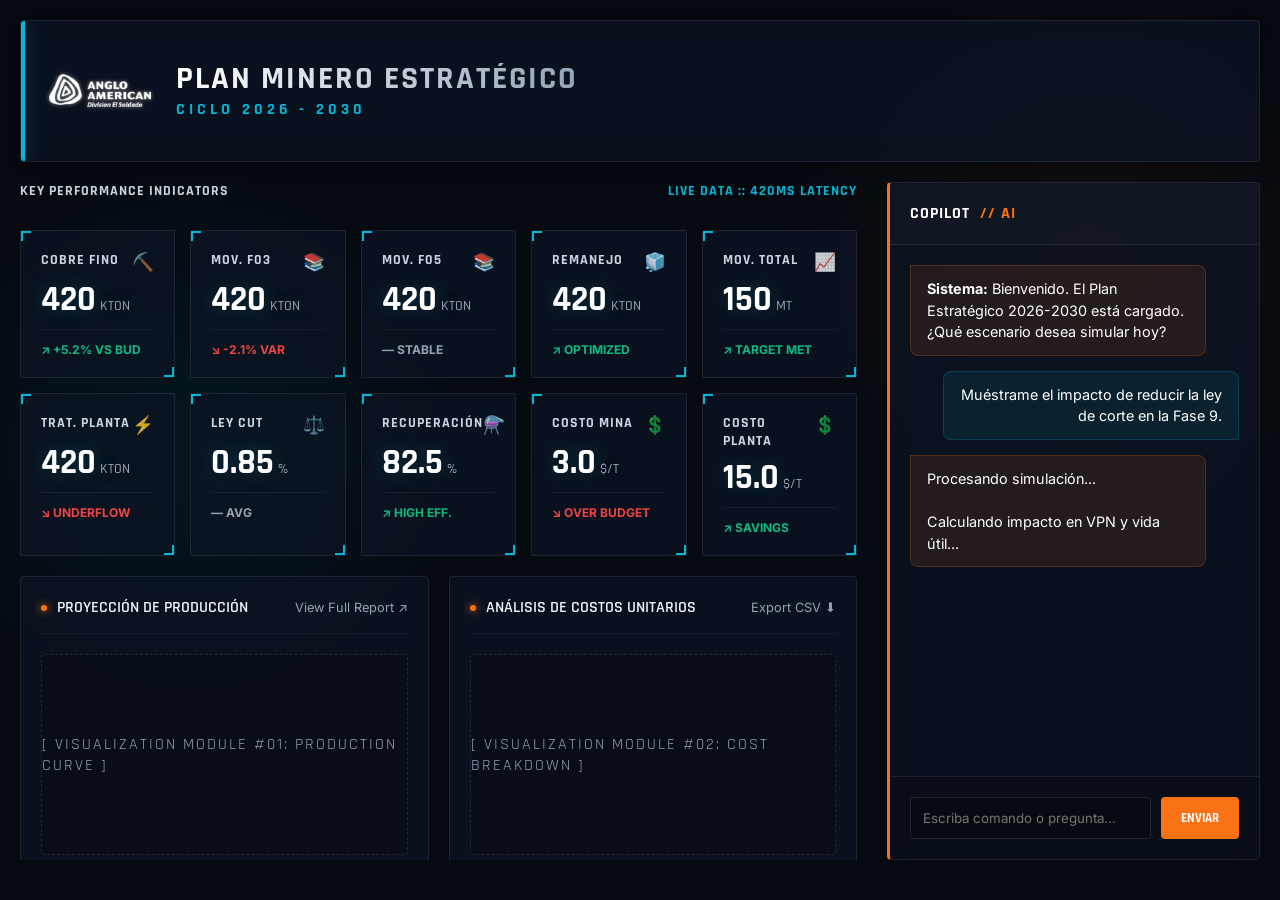
<file: mockup/index.html>
<!DOCTYPE html>
<html lang="es">

<head>
    <meta charset="UTF-8">
    <meta name="viewport" content="width=device-width, initial-scale=1.0">
    <title>Plan Minero Estratégico | Anglo American</title>
    <link rel="stylesheet" href="style.css">
    <!-- Preload fonts to avoid FOUT -->
    <link rel="preconnect" href="https://fonts.googleapis.com">
    <link rel="preconnect" href="https://fonts.gstatic.com" crossorigin>
</head>

<body>
    <!-- Background Texture -->
    <div class="bg-image" style="background-image: url('fondo_mina2.png');"></div>

    <div class="main-container">
        <!-- HEADER -->
        <header>
            <div class="logo-section">
                <!-- Applied filter to make logo white/visible on dark bg -->
                <img src="../logo.png" alt="Anglo American Logo" class="logo-img"
                    style="filter: brightness(0) invert(1) drop-shadow(0 0 2px rgba(255,255,255,0.5));"
                    onerror="this.style.display='none'">
                <div class="title-group">
                    <h1>Plan Minero Estratégico</h1>
                    <h2>Ciclo 2026 - 2030</h2>
                </div>
            </div>

        </header>

        <!-- MAIN DASHBOARD -->
        <div class="dashboard-grid">

            <!-- LEFT CONTENT (DATA) -->
            <div class="content-area">

                <!-- KPI SECTION TITLE -->
                <div class="kpi-header">
                    <span class="kpi-title">Key Performance Indicators</span>
                    <span class="kpi-title" style="color:var(--accent-cyan)">LIVE DATA :: 420ms LATENCY</span>
                </div>

                <!-- KPI GRID (Using data examples from app.py) -->
                <div class="kpi-grid">
                    <!-- Row 1 -->
                    <div class="kpi-card">
                        <div class="kpi-header"><span class="kpi-title">Cobre Fino</span><span
                                class="kpi-icon">⛏️</span></div>
                        <div class="kpi-value">420<span class="kpi-unit">KTON</span></div>
                        <div class="kpi-trend trend-up">↗ +5.2% VS BUD</div>
                    </div>
                    <div class="kpi-card">
                        <div class="kpi-header"><span class="kpi-title">Mov. F03</span><span class="kpi-icon">📚</span>
                        </div>
                        <div class="kpi-value">420<span class="kpi-unit">KTON</span></div>
                        <div class="kpi-trend trend-down">↘ -2.1% VAR</div>
                    </div>
                    <div class="kpi-card">
                        <div class="kpi-header"><span class="kpi-title">Mov. F05</span><span class="kpi-icon">📚</span>
                        </div>
                        <div class="kpi-value">420<span class="kpi-unit">KTON</span></div>
                        <div class="kpi-trend trend-stable">— STABLE</div>
                    </div>
                    <div class="kpi-card">
                        <div class="kpi-header"><span class="kpi-title">Remanejo</span><span class="kpi-icon">🧊</span>
                        </div>
                        <div class="kpi-value">420<span class="kpi-unit">KTON</span></div>
                        <div class="kpi-trend trend-up">↗ OPTIMIZED</div>
                    </div>
                    <div class="kpi-card">
                        <div class="kpi-header"><span class="kpi-title">Mov. Total</span><span
                                class="kpi-icon">📈</span></div>
                        <div class="kpi-value">150<span class="kpi-unit">MT</span></div>
                        <div class="kpi-trend trend-up">↗ TARGET MET</div>
                    </div>

                    <!-- Row 2 -->
                    <div class="kpi-card">
                        <div class="kpi-header"><span class="kpi-title">Trat. Planta</span><span
                                class="kpi-icon">⚡</span></div>
                        <div class="kpi-value">420<span class="kpi-unit">KTON</span></div>
                        <div class="kpi-trend trend-down">↘ UNDERFLOW</div>
                    </div>
                    <div class="kpi-card">
                        <div class="kpi-header"><span class="kpi-title">Ley CuT</span><span class="kpi-icon">⚖️</span>
                        </div>
                        <div class="kpi-value">0.85<span class="kpi-unit">%</span></div>
                        <div class="kpi-trend trend-stable">— AVG</div>
                    </div>
                    <div class="kpi-card">
                        <div class="kpi-header"><span class="kpi-title">Recuperación</span><span
                                class="kpi-icon">⚗️</span></div>
                        <div class="kpi-value">82.5<span class="kpi-unit">%</span></div>
                        <div class="kpi-trend trend-up">↗ HIGH EFF.</div>
                    </div>
                    <div class="kpi-card">
                        <div class="kpi-header"><span class="kpi-title">Costo Mina</span><span
                                class="kpi-icon">💲</span></div>
                        <div class="kpi-value">3.0<span class="kpi-unit">$/T</span></div>
                        <div class="kpi-trend trend-down">↘ OVER BUDGET</div>
                    </div>
                    <div class="kpi-card">
                        <div class="kpi-header"><span class="kpi-title">Costo Planta</span><span
                                class="kpi-icon">💲</span></div>
                        <div class="kpi-value">15.0<span class="kpi-unit">$/T</span></div>
                        <div class="kpi-trend trend-up">↗ SAVINGS</div>
                    </div>
                </div>

                <!-- CHARTS AREA -->
                <div class="charts-grid">
                    <div class="chart-panel">
                        <div class="panel-header">
                            <span class="panel-title">Proyección de Producción</span>
                            <span style="font-size: 0.8rem; color: var(--text-muted);">View Full Report ↗</span>
                        </div>
                        <div class="chart-placeholder">
                            [ VISUALIZATION MODULE #01: PRODUCTION CURVE ]
                        </div>
                    </div>
                    <div class="chart-panel">
                        <div class="panel-header">
                            <span class="panel-title">Análisis de Costos Unitarios</span>
                            <span style="font-size: 0.8rem; color: var(--text-muted);">Export CSV ⬇</span>
                        </div>
                        <div class="chart-placeholder">
                            [ VISUALIZATION MODULE #02: COST BREAKDOWN ]
                        </div>
                    </div>
                </div>
            </div>

            <!-- RIGHT SIDEBAR (AI CHAT) -->
            <div class="chat-container">
                <div class="chat-header">
                    <span class="chat-title">
                        <span style="color:white;">Copilot</span> // AI
                    </span>
                </div>

                <div class="chat-messages">
                    <div class="msg msg-ai">
                        <strong>Sistema:</strong> Bienvenido. El Plan Estratégico 2026-2030 está cargado. ¿Qué escenario
                        desea simular hoy?
                    </div>
                    <div class="msg msg-user">
                        Muéstrame el impacto de reducir la ley de corte en la Fase 9.
                    </div>
                    <div class="msg msg-ai">
                        Procesando simulación...
                        <br><br>
                        Calculando impacto en VPN y vida útil...
                    </div>
                </div>

                <div class="chat-input-area">
                    <div class="input-group">
                        <input type="text" class="chat-input" placeholder="Escriba comando o pregunta...">
                        <button class="send-btn">Enviar</button>
                    </div>
                </div>
            </div>

        </div>
    </div>
</body>

</html>
</file>
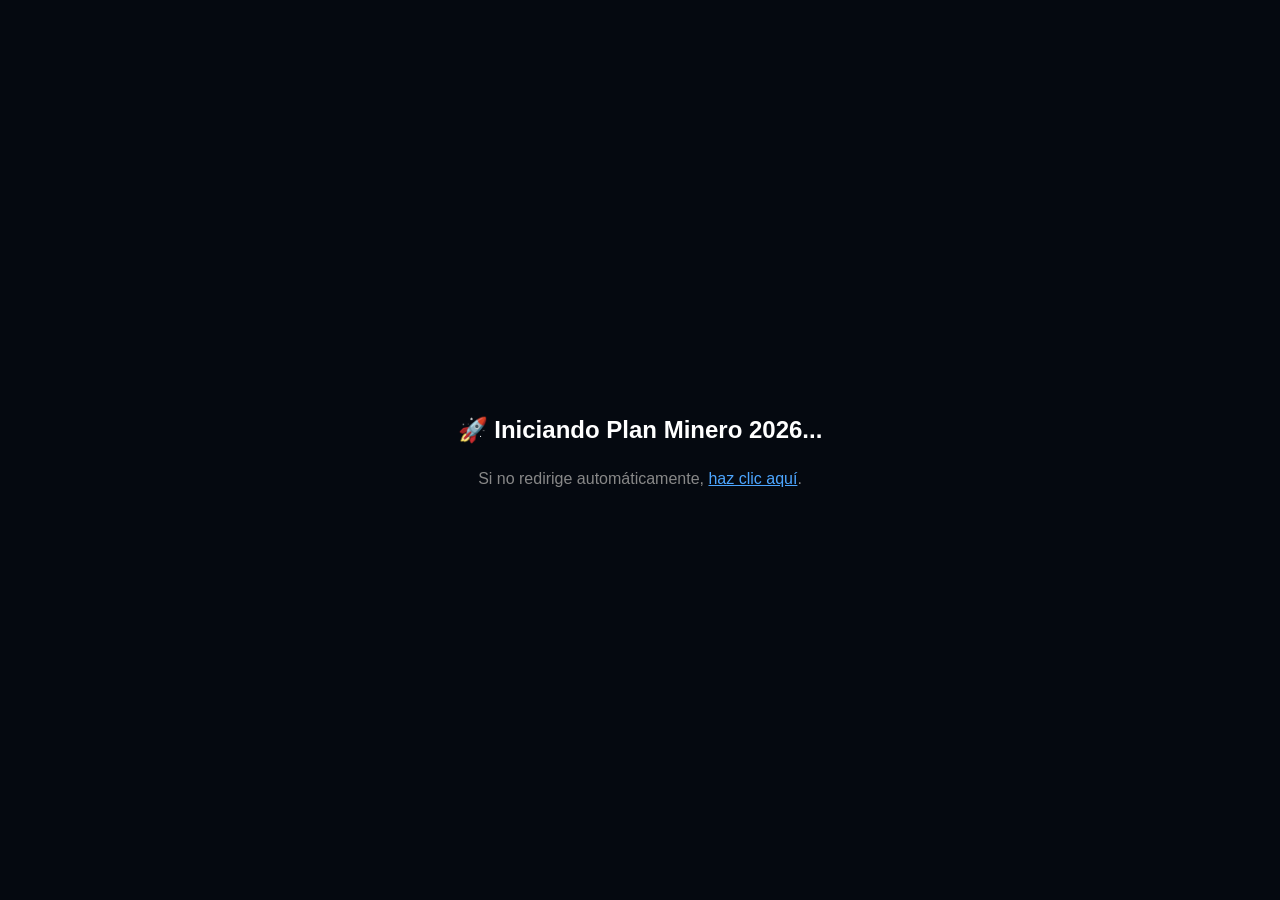
<file: netlify_deploy/index.html>
<!DOCTYPE html>
<html lang="es">

<head>
    <meta charset="UTF-8">
    <meta name="viewport" content="width=device-width, initial-scale=1.0, maximum-scale=1.0, user-scalable=no">
    <meta name="apple-mobile-web-app-capable" content="yes">
    <meta name="mobile-web-app-capable" content="yes">
    <title>Minera Budget 2026</title>
    <style>
        body,
        html {
            margin: 0;
            padding: 0;
            height: 100%;
            overflow: hidden;
            background-color: #050910;
            /* Match App Background */
        }

        iframe {
            border: none;
            width: 100vw;
            height: 100vh;
            display: block;
        }
    </style>
</head>

<body>
    <div
        style="display: flex; flex-direction: column; align-items: center; justify-content: center; height: 100vh; color: white; font-family: sans-serif; text-align: center;">
        <h2 style="margin-bottom: 10px;">🚀 Iniciando Plan Minero 2026...</h2>
        <p style="color: #888;">Si no redirige automáticamente, <a href="https://budget2026.streamlit.app/"
                style="color: #4da6ff;">haz clic aquí</a>.</p>
    </div>

    <!-- AUTO REDIRECT (Bypass Iframe Issues) -->
    <script>
        setTimeout(function () {
            window.location.href = "https://budget2026.streamlit.app/";
        }, 1000); // 1 second delay to show branding
    </script>
</body>

</html>
</file>
<file: mockup/style.css>
/* 
   PLAN MINERO ESTRATÉGICO - PREMIUM UI THEME
   Design System: "Deep Earth Command"
   Author: Antigravity
   Font: Rajdhani (Headers/Data), Inter (Body)
*/

@import url('https://fonts.googleapis.com/css2?family=Inter:wght@300;400;500&family=Rajdhani:wght@500;600;700&display=swap');

:root {
    /* Color Palette */
    --bg-deep: #050910;
    --bg-panel: rgba(13, 20, 35, 0.75);
    /* Darker/More Opaque panels */
    --bg-panel-hover: rgba(20, 30, 50, 0.85);

    --accent-cyan: #06b6d4;
    --accent-cyan-glow: rgba(6, 182, 212, 0.4);

    --accent-orange: #f97316;
    --accent-alarm: #ef4444;
    --accent-success: #10b981;

    --text-primary: #f1f5f9;
    --text-secondary: #cbd5e1;
    /* Lighter for better visibility */
    --text-muted: #94a3b8;
    /* Lighter (was slate-600) */

    /* Effects */
    --glass-border: 1px solid rgba(255, 255, 255, 0.08);
    --neon-shadow: 0 0 15px var(--accent-cyan-glow);
    --backdrop: blur(12px);
}

* {
    box-sizing: border-box;
    margin: 0;
    padding: 0;
}

body {
    background-color: var(--bg-deep);
    background-image:
        radial-gradient(circle at 15% 50%, rgba(6, 182, 212, 0.08), transparent 25%),
        radial-gradient(circle at 85% 30%, rgba(249, 115, 22, 0.05), transparent 25%);
    font-family: 'Inter', sans-serif;
    color: var(--text-primary);
    height: 100vh;
    overflow: hidden;
    /* App like feel */
    display: flex;
    flex-direction: column;
}

/* --- BACKGROUND IMAGE OVERLAY --- */
.bg-image {
    position: fixed;
    top: 0;
    left: 0;
    /* Placeholder ruled managed by Python Injection */
    background-image: none;
    z-index: 0;
    opacity: 0.35;
    /* Reduced opacity to be subtler */
    mix-blend-mode: luminosity;
    /* Blends well */
    pointer-events: none;
}

/* --- LAYOUT GRID --- */
.main-container {
    position: relative;
    /* Create stacking context */
    z-index: 1;
    /* Ensure content is above bg-image */
    display: grid;
    grid-template-rows: auto 1fr auto;
    height: 100%;
    padding: 20px;
    gap: 20px;
    max-width: 1920px;
    margin: 0 auto;
    width: 100%;
}

/* --- HEADER --- */
header {
    display: flex;
    justify-content: space-between;
    align-items: center;
    padding: 15px 25px;
    background: var(--bg-panel);
    border: var(--glass-border);
    backdrop-filter: var(--backdrop);
    border-radius: 4px;
    /* Tech look, not too rounded */
    box-shadow: 0 4px 30px rgba(0, 0, 0, 0.3);
    position: relative;
    overflow: hidden;
}

header::before {
    content: '';
    position: absolute;
    top: 0;
    left: 0;
    width: 4px;
    height: 100%;
    background: var(--accent-cyan);
    box-shadow: var(--neon-shadow);
}

.logo-section {
    display: flex;
    align-items: center;
    gap: 20px;
}

.logo-img {
    height: 110px;
    /* Increased again (was 90px in intent, 50px in file) */
    filter: drop-shadow(0 0 5px rgba(255, 255, 255, 0.2));
}

.title-group h1 {
    font-family: 'Rajdhani', sans-serif;
    font-weight: 700;
    font-size: 2rem;
    text-transform: uppercase;
    letter-spacing: 2px;
    line-height: 1;
    background: linear-gradient(90deg, #fff, #94a3b8);
    -webkit-background-clip: text;
    -webkit-text-fill-color: transparent;
}

.title-group h2 {
    font-family: 'Rajdhani', sans-serif;
    font-size: 1rem;
    color: var(--accent-cyan);
    text-transform: uppercase;
    letter-spacing: 4px;
    margin-top: 4px;
}

.user-status {
    display: flex;
    align-items: center;
    gap: 15px;
    font-family: 'Rajdhani', sans-serif;
}

.status-indicator {
    display: flex;
    align-items: center;
    gap: 8px;
    font-size: 0.9rem;
    color: var(--accent-success);
    background: rgba(16, 185, 129, 0.1);
    padding: 5px 12px;
    border-radius: 20px;
    border: 1px solid rgba(16, 185, 129, 0.2);
}

.status-dot {
    width: 8px;
    height: 8px;
    background-color: var(--accent-success);
    border-radius: 50%;
    box-shadow: 0 0 8px var(--accent-success);
    animation: pulse 2s infinite;
}

/* --- DASHBOARD GRID --- */
.dashboard-grid {
    display: grid;
    grid-template-columns: 3fr 1fr;
    /* Main Content | Sidebar/Chat */
    gap: 20px;
    overflow: hidden;
}

.content-area {
    display: flex;
    flex-direction: column;
    gap: 20px;
    overflow-y: auto;
    padding-right: 10px;
    /* Space for scrollbar */
}

/* Custom Scrollbar */
::-webkit-scrollbar {
    width: 6px;
}

::-webkit-scrollbar-track {
    background: transparent;
}

::-webkit-scrollbar-thumb {
    background: rgba(255, 255, 255, 0.1);
    border-radius: 3px;
}

::-webkit-scrollbar-thumb:hover {
    background: rgba(255, 255, 255, 0.2);
}

/* KPI CARDS MESH */
.kpi-grid {
    display: grid;
    grid-template-columns: repeat(5, 1fr);
    gap: 15px;
}

.kpi-card {
    background: var(--bg-panel);
    border: var(--glass-border);
    padding: 20px;
    position: relative;
    border-radius: 2px;
    transition: all 0.3s ease;
    cursor: default;
    overflow: hidden;
}

.kpi-card:hover {
    background: var(--bg-panel-hover);
    transform: translateY(-2px);
    box-shadow: 0 10px 30px -10px rgba(0, 0, 0, 0.5);
    border-color: rgba(6, 182, 212, 0.3);
}

/* Tech Corners for Cards */
.kpi-card::before,
.kpi-card::after {
    content: '';
    position: absolute;
    width: 8px;
    height: 8px;
    transition: all 0.3s ease;
}

.kpi-card::before {
    top: 0;
    left: 0;
    border-top: 2px solid var(--accent-cyan);
    border-left: 2px solid var(--accent-cyan);
}

.kpi-card::after {
    bottom: 0;
    right: 0;
    border-bottom: 2px solid var(--accent-cyan);
    border-right: 2px solid var(--accent-cyan);
}

.kpi-header {
    display: flex;
    justify-content: space-between;
    margin-bottom: 10px;
}

.kpi-title {
    font-family: 'Rajdhani', sans-serif;
    font-size: 0.85rem;
    font-weight: 700;
    color: var(--text-secondary);
    text-transform: uppercase;
    letter-spacing: 1px;
}

.kpi-icon {
    color: var(--accent-cyan);
    font-size: 1.1rem;
    opacity: 0.8;
}

.kpi-value {
    font-family: 'Rajdhani', sans-serif;
    font-size: 2.2rem;
    font-weight: 700;
    color: #fff;
    text-shadow: 0 0 20px rgba(6, 182, 212, 0.25);
    line-height: 1;
}

.kpi-unit {
    font-size: 0.9rem;
    color: var(--text-muted);
    font-weight: 500;
    margin-left: 4px;
}

.kpi-trend {
    display: flex;
    align-items: center;
    gap: 5px;
    font-size: 0.75rem;
    font-weight: 700;
    margin-top: 12px;
    padding-top: 12px;
    border-top: 1px solid rgba(255, 255, 255, 0.05);
}

.trend-up {
    color: var(--accent-success);
}

.trend-down {
    color: var(--accent-alarm);
}

.trend-stable {
    color: var(--text-muted);
}

/* CHARTS SECTION */
.charts-grid {
    display: grid;
    grid-template-columns: repeat(2, 1fr);
    gap: 20px;
    flex-grow: 1;
    min-height: 300px;
}

.chart-panel {
    background: var(--bg-panel);
    border: var(--glass-border);
    border-radius: 4px;
    padding: 20px;
    position: relative;
    display: flex;
    flex-direction: column;
}

.panel-header {
    display: flex;
    justify-content: space-between;
    align-items: center;
    margin-bottom: 20px;
    padding-bottom: 15px;
    border-bottom: 1px solid rgba(255, 255, 255, 0.05);
}

.panel-title {
    font-family: 'Rajdhani', sans-serif;
    font-weight: 600;
    color: var(--text-primary);
    text-transform: uppercase;
    display: flex;
    align-items: center;
    gap: 10px;
}

.panel-title::before {
    content: '';
    display: block;
    width: 6px;
    height: 6px;
    background: var(--accent-orange);
    box-shadow: 0 0 8px var(--accent-orange);
    border-radius: 50%;
}

.chart-placeholder {
    flex-grow: 1;
    display: flex;
    align-items: center;
    justify-content: center;
    background: rgba(0, 0, 0, 0.2);
    border-radius: 4px;
    border: 1px dashed rgba(255, 255, 255, 0.1);
    color: var(--text-muted);
    font-family: 'Rajdhani', sans-serif;
    letter-spacing: 2px;
}

/* --- CHAT / SIDEBAR --- */
.chat-container {
    background: var(--bg-panel);
    border: var(--glass-border);
    border-left: 3px solid var(--accent-orange);
    /* Differentiate AI */
    border-radius: 4px;
    display: flex;
    flex-direction: column;
    height: 100%;
    backdrop-filter: var(--backdrop);
}

.chat-header {
    padding: 20px;
    background: rgba(255, 255, 255, 0.02);
    border-bottom: var(--glass-border);
}

.chat-title {
    font-family: 'Rajdhani', sans-serif;
    font-weight: 700;
    color: var(--accent-orange);
    text-transform: uppercase;
    letter-spacing: 1px;
    display: flex;
    align-items: center;
    gap: 10px;
}

.chat-messages {
    flex-grow: 1;
    padding: 20px;
    overflow-y: auto;
    display: flex;
    flex-direction: column;
    gap: 15px;
}

.msg {
    padding: 12px 16px;
    border-radius: 8px;
    font-size: 0.9rem;
    line-height: 1.5;
    max-width: 90%;
}

.msg-ai {
    background: rgba(249, 115, 22, 0.1);
    /* Orange Tint */
    border: 1px solid rgba(249, 115, 22, 0.2);
    color: #fff;
    align-self: flex-start;
    border-top-left-radius: 0;
}

.msg-user {
    background: rgba(6, 182, 212, 0.1);
    /* Cyan Tint */
    border: 1px solid rgba(6, 182, 212, 0.2);
    color: #fff;
    align-self: flex-end;
    border-bottom-right-radius: 0;
    text-align: right;
}

.chat-input-area {
    padding: 20px;
    border-top: var(--glass-border);
    background: rgba(0, 0, 0, 0.2);
}

.input-group {
    display: flex;
    gap: 10px;
}

.chat-input {
    flex-grow: 1;
    background: rgba(5, 9, 16, 0.8);
    border: 1px solid rgba(255, 255, 255, 0.1);
    padding: 12px;
    border-radius: 4px;
    color: #fff;
    font-family: 'Inter', sans-serif;
    outline: none;
    transition: 0.3s;
}

.chat-input:focus {
    border-color: var(--accent-orange);
    box-shadow: 0 0 10px rgba(249, 115, 22, 0.1);
}

.send-btn {
    background: var(--accent-orange);
    color: white;
    border: none;
    padding: 0 20px;
    border-radius: 4px;
    cursor: pointer;
    font-weight: 700;
    font-family: 'Rajdhani', sans-serif;
    text-transform: uppercase;
    transition: 0.3s;
}

.send-btn:hover {
    background: #ea580c;
    box-shadow: 0 0 15px rgba(249, 115, 22, 0.4);
}

@keyframes pulse {
    0% {
        box-shadow: 0 0 0 0 rgba(16, 185, 129, 0.4);
    }

    70% {
        box-shadow: 0 0 0 6px rgba(16, 185, 129, 0);
    }

    100% {
        box-shadow: 0 0 0 0 rgba(16, 185, 129, 0);
    }
}
</file>
